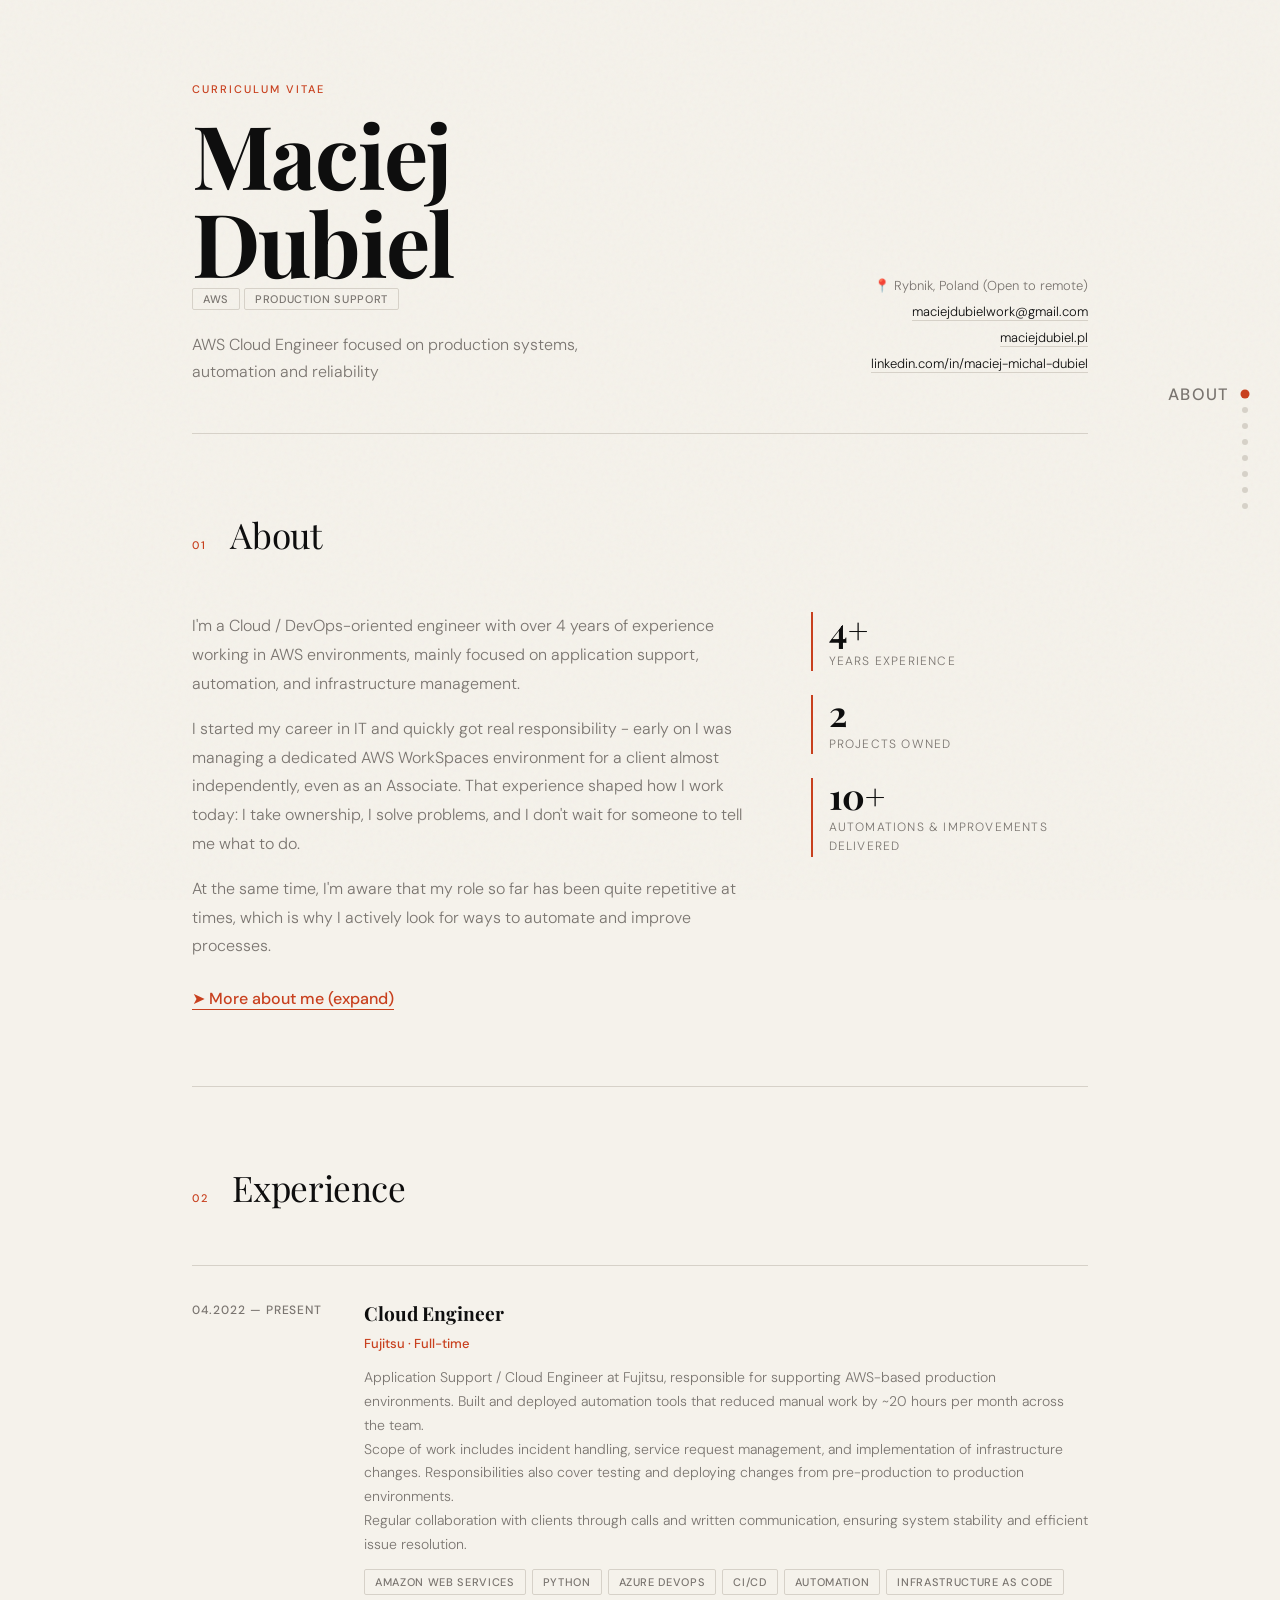
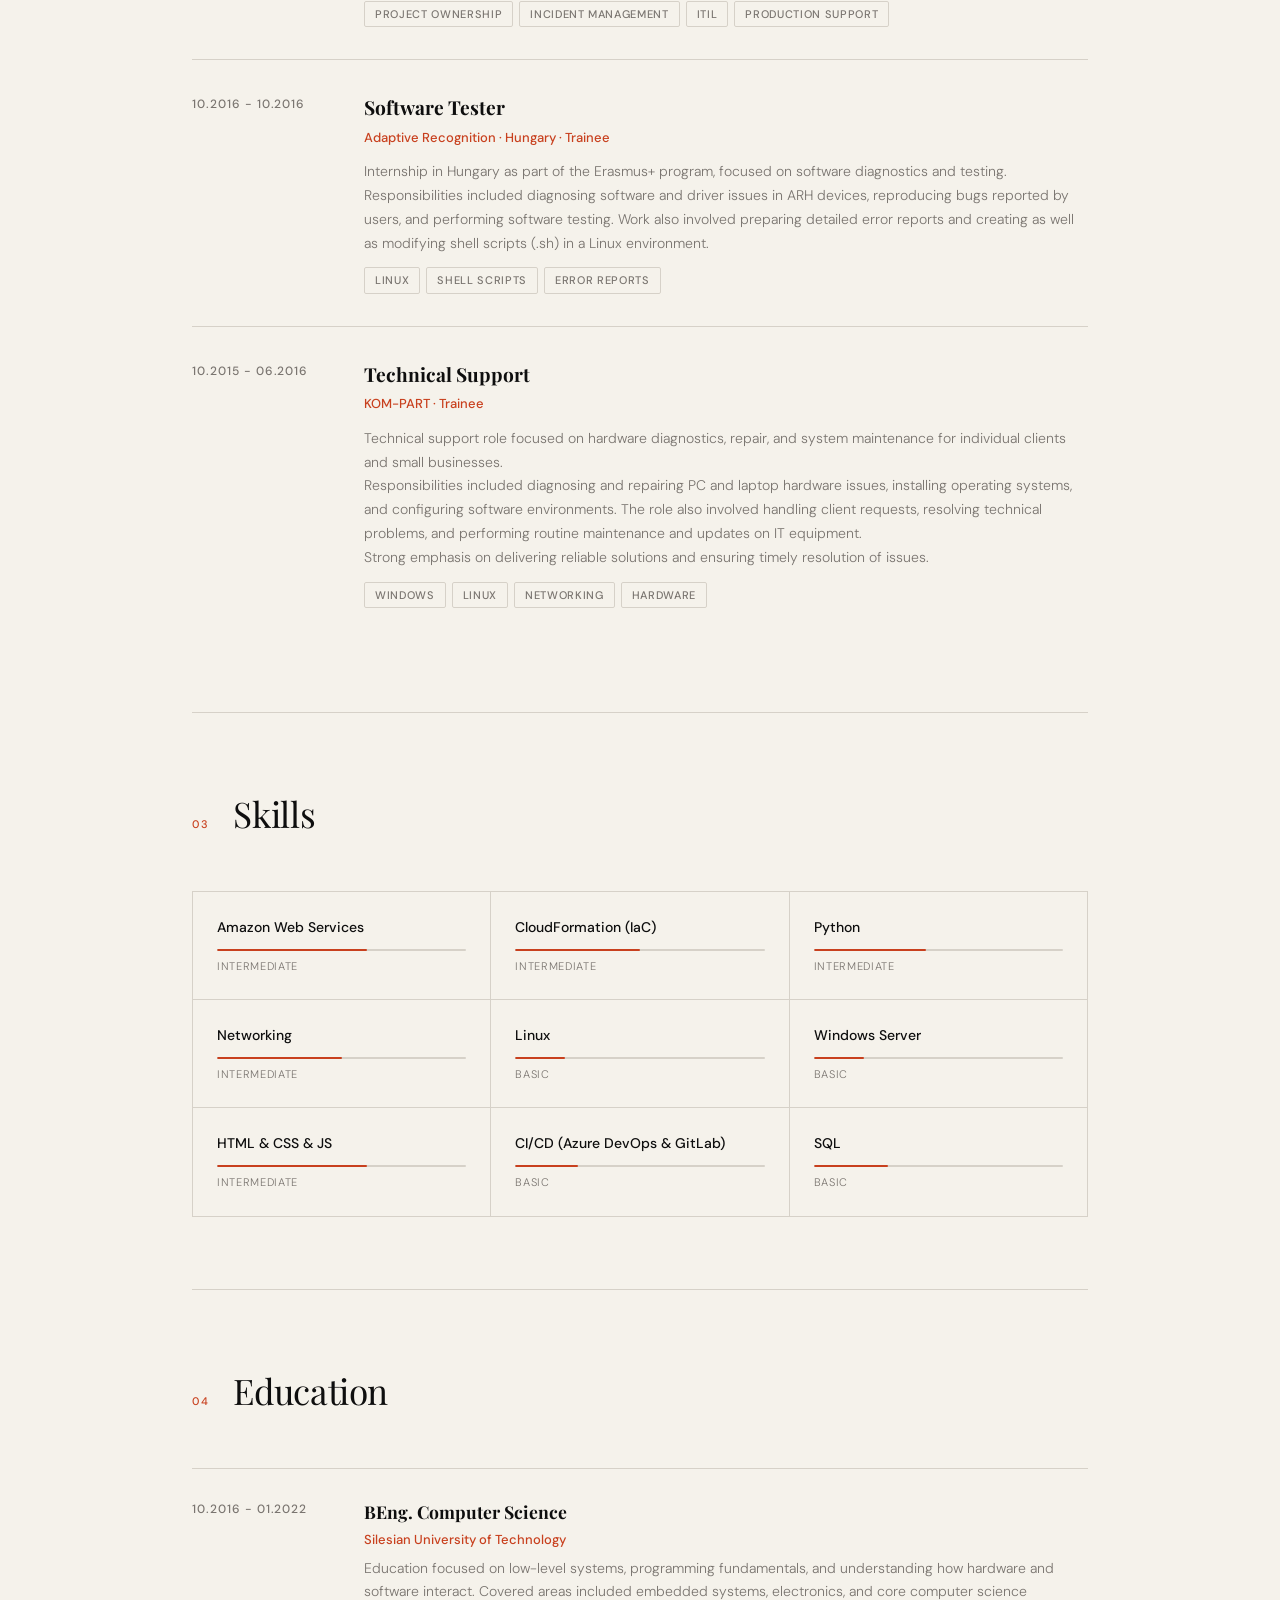
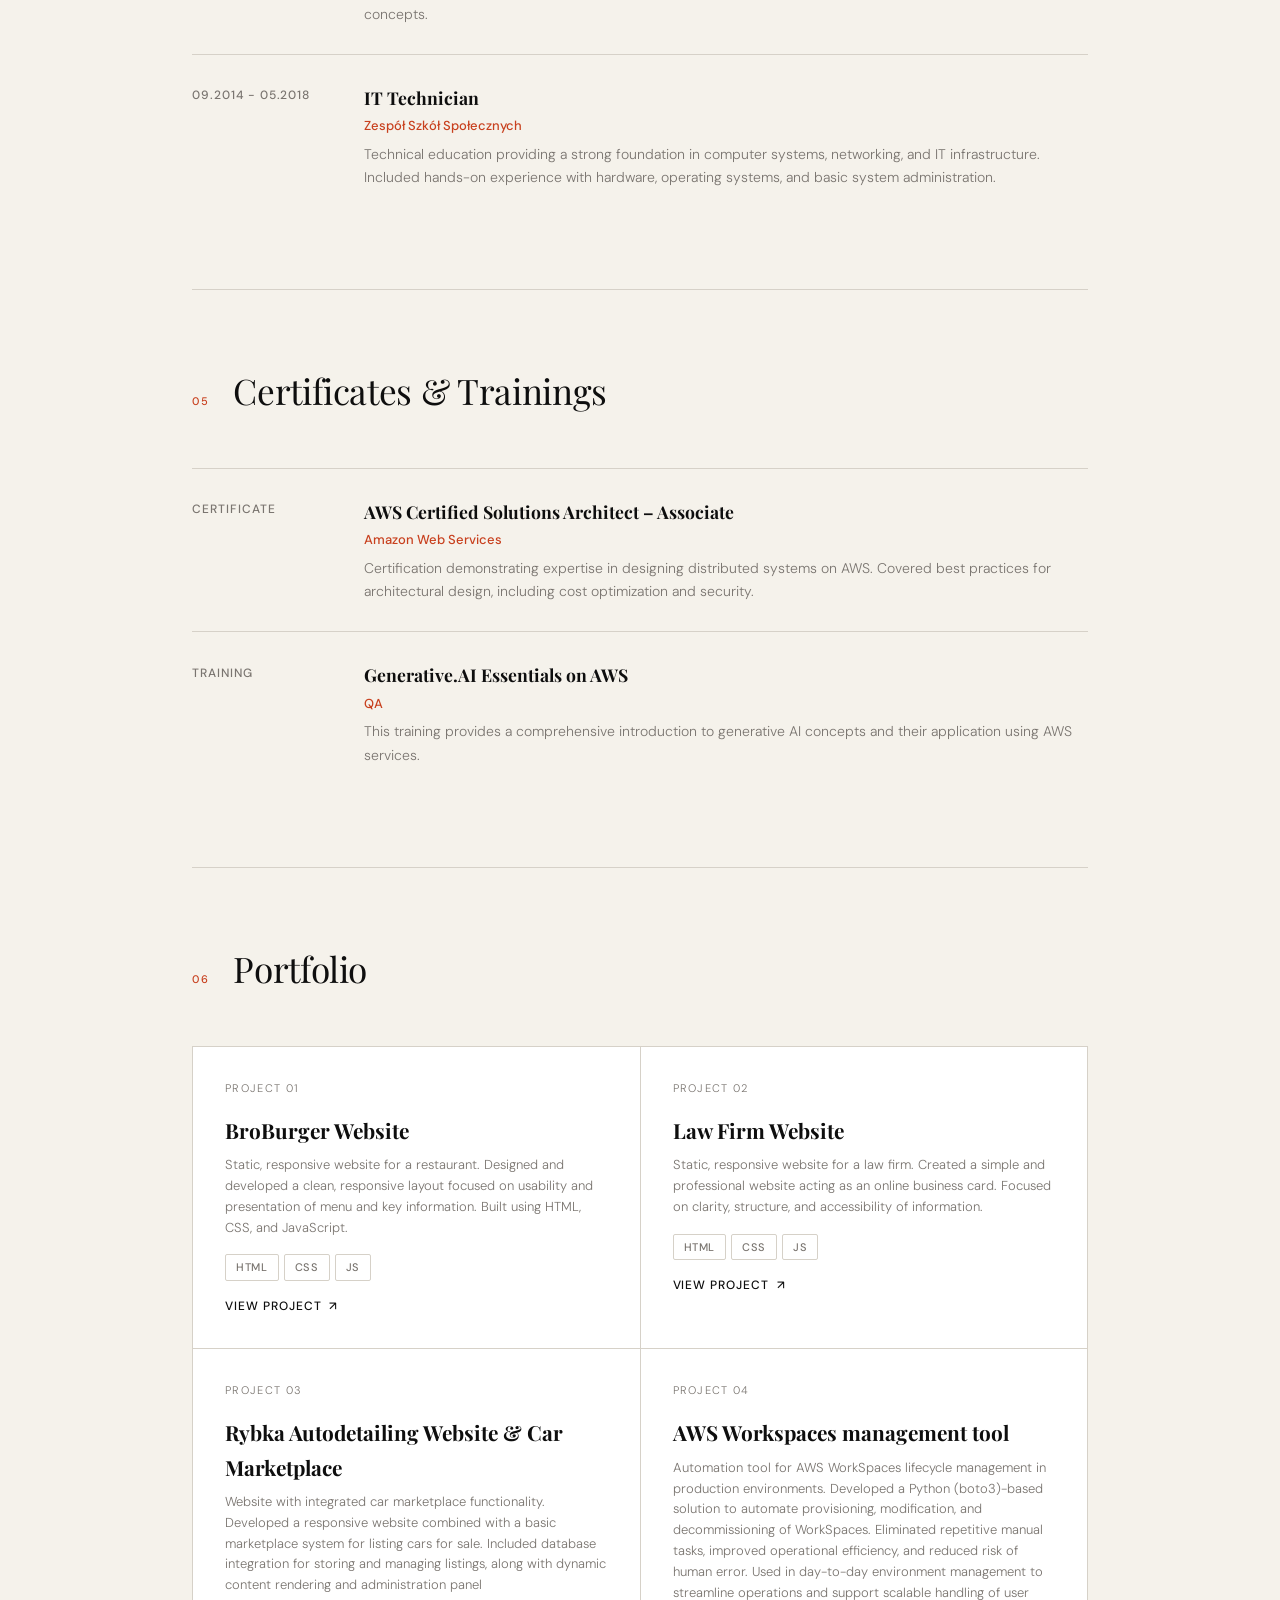
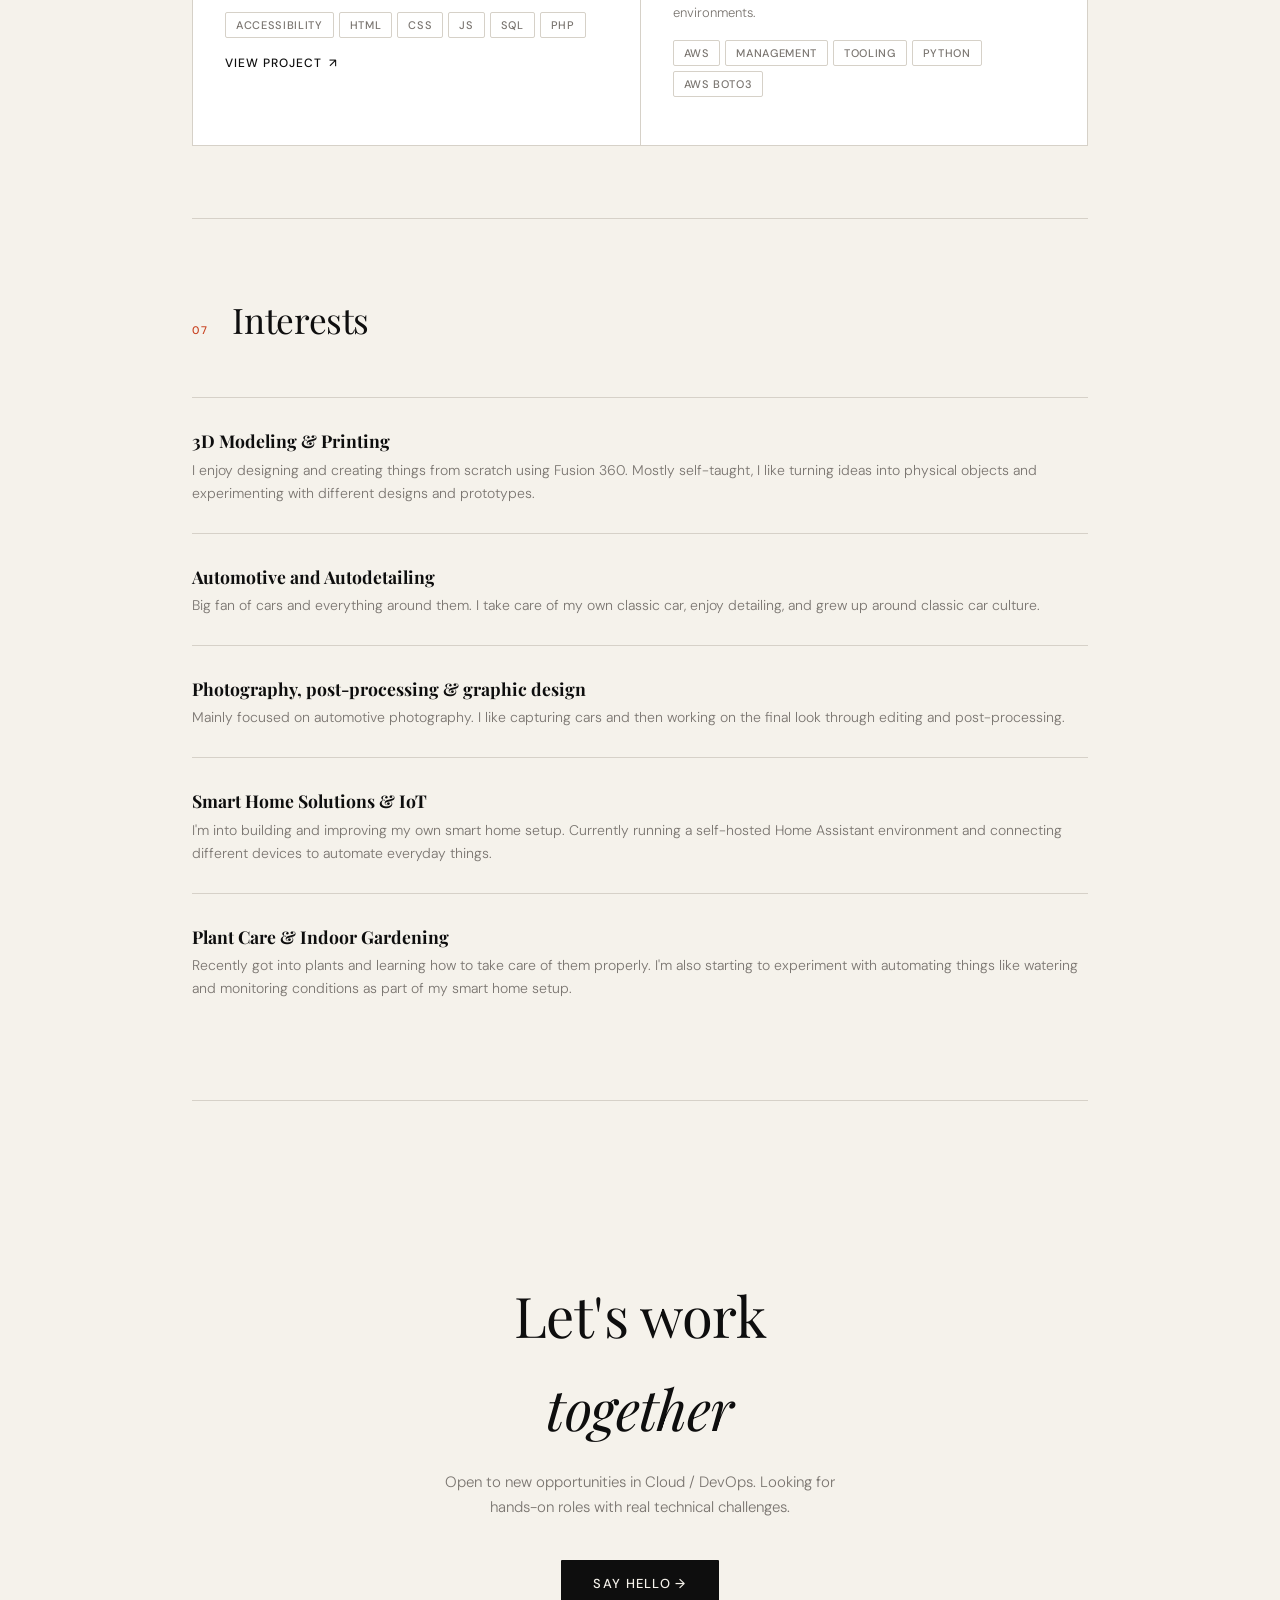
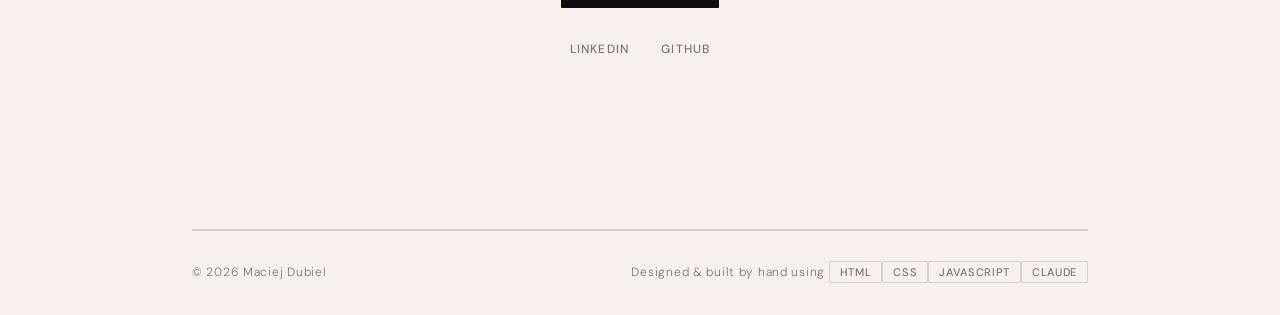
<file: index.html>
<!DOCTYPE html>
<html lang="en">
<head>
<meta charset="UTF-8">
<meta name="viewport" content="width=device-width, initial-scale=1.0">
<title>CV — Maciej Dubiel</title>
<link href="https://fonts.googleapis.com/css2?family=Playfair+Display:ital,wght@0,400;0,700;1,400&family=DM+Sans:wght@300;400;500&display=swap" rel="stylesheet">
<link rel="stylesheet" href="style.css">
<meta property="og:image" content="https://maciejdubiel.pl/ogimage.png">
<meta property="og:title" content="Maciej Dubiel – Cloud & DevOps Engineer">
<meta property="og:description" content="AWS-focused engineer working with production environments, automation and infrastructure.">
<meta property="og:url" content="https://maciejdubiel.pl">
<meta property="og:type" content="website">
<meta name="description" content="AWS Cloud Engineer with 4+ years of experience in production environments, automation and application support.">
<meta name="twitter:card" content="summary_large_image">
<meta name="twitter:title" content="Maciej Dubiel – Cloud & DevOps Engineer">
<meta name="twitter:description" content="AWS Cloud Engineer focused on production systems, automation and reliability.">
<meta name="twitter:image" content="https://maciejdubiel.pl/ogimage.png">
<link rel="canonical" href="https://maciejdubiel.pl">
<meta name="robots" content="index, follow">
<meta name="author" content="Maciej Dubiel">
<style>
  .toggle-journey { cursor: pointer; color: var(--accent); border-bottom: 1px solid var(--accent); font-weight: 500; transition: color 0.2s; }
  .toggle-journey:hover { color: var(--ink); }
  .journey-expanded { display: none; margin-top: 1.5rem; padding-top: 1.5rem; border-top: 1px solid var(--line); }
  .journey-expanded.visible { display: block; }
  .journey-expanded p { margin-bottom: 0.75rem; }
  .journey-expanded ul { margin-left: 1.5rem; color: var(--muted); }
  .journey-expanded li { margin-bottom: 0.3rem; font-size: 14px; }
</style>
</head>
<body>

<nav class="section-nav">
  <a href="#about"     data-label="About"></a>
  <a href="#experience" data-label="Experience"></a>
  <a href="#skills"    data-label="Skills"></a>
  <a href="#education" data-label="Education"></a>
  <a href="#certificates" data-label="Certificates"></a>
  <a href="#portfolio" data-label="Portfolio"></a>
  <a href="#interests"   data-label="Interests"></a>
  <a href="#contact"   data-label="Contact"></a>

</nav>

<div class="page">

  <!-- HEADER -->
  <header>
    <div class="header-left">
      <p class="name-label">Curriculum Vitae</p>
      <h1>Maciej<br>Dubiel</h1>
      <span class="tag">AWS</span>
      <span class="tag">Production Support</span>
      <p class="tagline">AWS Cloud Engineer focused on production systems, automation and reliability</p>

    </div>
    <div class="header-right">
      <div>📍 Rybnik, Poland (Open to remote)</div>
      <div><a href="mailto:maciejdubielwork@gmail.com">maciejdubielwork@gmail.com</a></div>
      <div><a href="https://maciejdubiel.pl" target="_blank">maciejdubiel.pl</a></div>
      <div><a href="https://linkedin.com/in/maciej-michal-dubiel" target="_blank">linkedin.com/in/maciej-michal-dubiel</a></div>
    </div>
  </header>

  <!-- ABOUT -->
  <section id="about">
    <div class="section-header fade-in">
      <span class="section-number">01</span>
      <h2>About</h2>
    </div>
    <div class="about-grid">
      <div class="about-text fade-in">
        <p>I'm a Cloud / DevOps-oriented engineer with over 4 years of experience working in AWS environments, mainly focused on application support, automation, and infrastructure management.</p>
        <p>I started my career in IT and quickly got real responsibility - early on I was managing a dedicated AWS WorkSpaces environment for a client almost independently, even as an Associate. That experience shaped how I work today: I take ownership, I solve problems, and I don't wait for someone to tell me what to do.</p>
        <p>At the same time, I'm aware that my role so far has been quite repetitive at times, which is why I actively look for ways to automate and improve processes.</p>

        <p style="margin-top: 1.5rem;"><span class="toggle-journey" onclick="toggleJourney()">➤ More about me (expand)</span></p>

        <div class="journey-expanded" id="journeyExpanded">
          <p><strong>Currently learning:</strong> Docker, Kubernetes, Terraform, Linux. Goal: solid Mid-level DevOps Engineer in 4 months. Plan's set, execution's next.</p>

          <p><strong>How I work:</strong> I need a real problem to solve. Give me something challenging and I'll deliver. Repetitive stuff? Not my thing. I pick things up fast, but only if it actually interests me.</p>

          <p><strong>What I actually do:</strong> Instead of doing something manually, I ask "how do we automate this?" Built a WorkSpaces tool that saved the team dozens of hours of manual work. I don't wait for instructions — I grab a task and ship it well.</p>

          <p><strong>What works:</strong></p>
          <ul>
            <li>I deliver what I commit to — reliably</li>
            <li>I learn fast (when it's worth learning)</li>
            <li>I genuinely help teammates understand code and solve problems</li>
            <li>I don't do half-measures — either do it right or don't do it</li>
            <li>I naturally think about optimization and efficiency</li>
          </ul>

          <p style="margin-top: 0.75rem;"><strong>What I'm working on:</strong></p>
          <ul>
            <li>I focus on gaps instead of recognizing what I've actually built — imposter syndrome is real</li>
            <li>I could be more proactive — sometimes I wait for tasks instead of taking them</li>
            <li>Small routine things bore me, and I've let some slip — need to be more consistent</li>
          </ul>
        </div>
      </div>
      <div class="about-stats fade-in">
        <div class="stat">
          <div class="stat-number">4+</div>
          <div class="stat-label">Years experience</div>
        </div>
        <div class="stat">
          <div class="stat-number">2</div>
          <div class="stat-label">Projects owned</div>
        </div>
        <div class="stat">
          <div class="stat-number">10+</div>
          <div class="stat-label">Automations & improvements delivered</div>
        </div>
      </div>
    </div>
  </section>

  <!-- EXPERIENCE -->
  <section id="experience">
    <div class="section-header fade-in">
      <span class="section-number">02</span>
      <h2>Experience</h2>
    </div>
    <div class="timeline">

      <div class="timeline-item">
        <div class="timeline-date">04.2022 — Present</div>
        <div class="timeline-content">
          <h3>Cloud Engineer</h3>
          <div class="company">Fujitsu · Full-time</div>
          <p>Application Support / Cloud Engineer at Fujitsu, responsible for supporting AWS-based production environments. Built and deployed automation tools that reduced manual work by ~20 hours per month across the team.</p>
          <p>Scope of work includes incident handling, service request management, and implementation of infrastructure changes. Responsibilities also cover testing and deploying changes from pre-production to production environments.</p>
          <p>Regular collaboration with clients through calls and written communication, ensuring system stability and efficient issue resolution.</p>
          <div class="tags">
            <span class="tag">Amazon Web Services</span>
            <span class="tag">Python</span>
            <span class="tag">Azure DevOps</span>
            <span class="tag">CI/CD</span>
            <span class="tag">Automation</span>
            <span class="tag">Infrastructure as Code</span>
            <span class="tag">Project Ownership</span>
            <span class="tag">Incident Management</span>
            <span class="tag">ITIL</span>
            <span class="tag">Production Support</span>
          </div>
        </div>
      </div>

      <div class="timeline-item">
        <div class="timeline-date">10.2016 - 10.2016</div>
        <div class="timeline-content">
          <h3>Software Tester</h3>
          <div class="company">Adaptive Recognition · Hungary · Trainee</div>
          <p>Internship in Hungary as part of the Erasmus+ program, focused on software diagnostics and testing.</p>
          <p>Responsibilities included diagnosing software and driver issues in ARH devices, reproducing bugs reported by users, and performing software testing. Work also involved preparing detailed error reports and creating as well as modifying shell scripts (.sh) in a Linux environment.</p>
          <div class="tags">
            <span class="tag">Linux</span>
            <span class="tag">Shell Scripts</span>
            <span class="tag">Error reports</span>
          </div>
        </div>
      </div>

      <div class="timeline-item">
        <div class="timeline-date">10.2015 - 06.2016</div>
        <div class="timeline-content">
          <h3>Technical Support</h3>
          <div class="company">KOM-PART · Trainee</div>
          <p>Technical support role focused on hardware diagnostics, repair, and system maintenance for individual clients and small businesses.</p>
          <p>Responsibilities included diagnosing and repairing PC and laptop hardware issues, installing operating systems, and configuring software environments. The role also involved handling client requests, resolving technical problems, and performing routine maintenance and updates on IT equipment.</p>
          <p>Strong emphasis on delivering reliable solutions and ensuring timely resolution of issues.</p>
          <div class="tags">
            <span class="tag">Windows</span>
            <span class="tag">Linux</span>
            <span class="tag">Networking</span>
            <span class="tag">Hardware</span>
          </div>
        </div>
      </div>

    </div>
  </section>

  <!-- SKILLS -->
  <section id="skills">
    <div class="section-header fade-in">
      <span class="section-number">03</span>
      <h2>Skills</h2>
    </div>
    <div class="skills-grid fade-in">
      <div class="skill-cell"><div class="skill-name">Amazon Web Services</div><div class="skill-bar"><div class="skill-fill" data-width="60"></div></div><div class="skill-level">Intermediate</div></div>
      <div class="skill-cell"><div class="skill-name">CloudFormation (IaC)</div><div class="skill-bar"><div class="skill-fill" data-width="50"></div></div><div class="skill-level">Intermediate</div></div>
      <div class="skill-cell"><div class="skill-name">Python</div><div class="skill-bar"><div class="skill-fill" data-width="45"></div></div><div class="skill-level">Intermediate</div></div>
      <div class="skill-cell"><div class="skill-name">Networking</div><div class="skill-bar"><div class="skill-fill" data-width="50"></div></div><div class="skill-level">Intermediate</div></div>
      <div class="skill-cell"><div class="skill-name">Linux</div><div class="skill-bar"><div class="skill-fill" data-width="20"></div></div><div class="skill-level">Basic</div></div>
      <div class="skill-cell"><div class="skill-name">Windows Server</div><div class="skill-bar"><div class="skill-fill" data-width="20"></div></div><div class="skill-level">Basic</div></div>
      <div class="skill-cell"><div class="skill-name">HTML & CSS & JS</div><div class="skill-bar"><div class="skill-fill" data-width="60"></div></div><div class="skill-level">Intermediate</div></div>
      <div class="skill-cell"><div class="skill-name">CI/CD (Azure DevOps & GitLab)</div><div class="skill-bar"><div class="skill-fill" data-width="25"></div></div><div class="skill-level">Basic</div></div>
      <div class="skill-cell"><div class="skill-name">SQL</div><div class="skill-bar"><div class="skill-fill" data-width="30"></div></div><div class="skill-level">Basic</div></div>
    </div>
  </section>

  <!-- EDUCATION -->
  <section id="education">
    <div class="section-header fade-in">
      <span class="section-number">04</span>
      <h2>Education</h2>
    </div>
    <div class="edu-list">
      <div class="edu-item fade-in">
        <div class="edu-year">10.2016 - 01.2022</div>
        <div class="edu-content">
          <h3>BEng. Computer Science</h3>
          <div class="institution">Silesian University of Technology</div>
          <p>Education focused on low-level systems, programming fundamentals, and understanding how hardware and software interact. Covered areas included embedded systems, electronics, and core computer science concepts.</p>
        </div>
      </div>
      <div class="edu-item fade-in">
        <div class="edu-year">09.2014 - 05.2018</div>
        <div class="edu-content">
          <h3>IT Technician</h3>
          <div class="institution">Zespół Szkół Społecznych</div>
          <p>Technical education providing a strong foundation in computer systems, networking, and IT infrastructure. Included hands-on experience with hardware, operating systems, and basic system administration.</p>
        </div>
      </div>
    </div>
  </section>

   <!-- Certificates -->
  <section id="certificates">
    <div class="section-header fade-in">
      <span class="section-number">05</span>
      <h2>Certificates & Trainings</h2>
    </div>
    <div class="edu-list">
      <div class="edu-item fade-in">
        <div class="edu-year">Certificate</div>
        <div class="edu-content">
          <h3>AWS Certified Solutions Architect – Associate</h3>
          <div class="institution">Amazon Web Services</div>
          <p>Certification demonstrating expertise in designing distributed systems on AWS. Covered best practices for architectural design, including cost optimization and security.</p>
        </div>
        </div>
        <div class="edu-item fade-in">
        <div class="edu-year">Training</div>
        <div class="edu-content">
          <h3>Generative.AI Essentials on AWS</h3>
          <div class="institution">QA</div>
          <p>This training provides a comprehensive introduction to generative AI concepts and their application using AWS services.</p>
        </div>
      </div>

  </section>

  <!-- PORTFOLIO -->
  <section id="portfolio">
    <div class="section-header fade-in">
      <span class="section-number">06</span>
      <h2>Portfolio</h2>
    </div>
    <div class="portfolio-grid fade-in">

      <a class="portfolio-item" href="https://pozdromaciek.github.io/Broburger_website/" target="_blank">
        <div class="proj-num">Project 01</div>
        <div class="proj-title">BroBurger Website</div>
        <div class="proj-desc">Static, responsive website for a restaurant. Designed and developed a clean, responsive layout focused on usability and presentation of menu and key information. Built using HTML, CSS, and JavaScript.</div>
        <div class="proj-tags tags"><span class="tag">HTML</span><span class="tag">CSS</span><span class="tag">JS</span></div>
        <div class="proj-link">View project <span class="proj-arrow">↗</span></div>
      </a>

      <a class="portfolio-item" href="https://www.adwokatszczepanska.pl/" target="_blank">
        <div class="proj-num">Project 02</div>
        <div class="proj-title">Law Firm Website</div>
        <div class="proj-desc">Static, responsive website for a law firm. Created a simple and professional website acting as an online business card. Focused on clarity, structure, and accessibility of information.</div>
        <div class="proj-tags tags"><span class="tag">HTML</span><span class="tag">CSS</span><span class="tag">JS</span></div>
        <div class="proj-link">View project <span class="proj-arrow">↗</span></div>
      </a>

      <a class="portfolio-item" href="https://rybkaautodetailing.pl/" target="_blank">
        <div class="proj-num">Project 03</div>
        <div class="proj-title">Rybka Autodetailing Website & Car Marketplace</div>
        <div class="proj-desc">Website with integrated car marketplace functionality. Developed a responsive website combined with a basic marketplace system for listing cars for sale. Included database integration for storing and managing listings, along with dynamic content rendering and administration panel</div>
        <div class="proj-tags tags"><span class="tag">Accessibility</span><span class="tag">HTML</span><span class="tag">CSS</span><span class="tag">JS</span><span class="tag">SQL</span><span class="tag">PHP</span></div>
        <div class="proj-link">View project <span class="proj-arrow">↗</span></div>
      </a>

      <div class="portfolio-item" href="#">
        <div class="proj-num">Project 04</div>
        <div class="proj-title">AWS Workspaces management tool</div>
        <div class="proj-desc">Automation tool for AWS WorkSpaces lifecycle management in production environments. Developed a Python (boto3)-based solution to automate provisioning, modification, and decommissioning of WorkSpaces. Eliminated repetitive manual tasks, improved operational efficiency, and reduced risk of human error. Used in day-to-day environment management to streamline operations and support scalable handling of user environments.</div>
        <div class="proj-tags tags"><span class="tag">AWS</span><span class="tag">Management</span><span class="tag">Tooling</span><span class="tag">Python</span><span class="tag">AWS Boto3</span></div>
        </div>

    </div>
  </section>
   <!-- Interests -->
  <section id="interests">
    <div class="section-header fade-in">
      <span class="section-number">07</span>
      <h2>Interests</h2>
    </div>
    <div class="edu-list">
      <div class="edu-item fade-in" style="grid-template-columns:auto">
        <div class="edu-content">
          <h3>3D Modeling & Printing</h3>
          <p>I enjoy designing and creating things from scratch using Fusion 360. Mostly self-taught, I like turning ideas into physical objects and experimenting with different designs and prototypes.</p>
        </div>
        </div>
        <div class="edu-item fade-in" style="grid-template-columns:auto">
        <div class="edu-content">
          <h3>Automotive and Autodetailing</h3>
          <p>Big fan of cars and everything around them. I take care of my own classic car, enjoy detailing, and grew up around classic car culture.</p>
        </div>
        </div>
        <div class="edu-item fade-in" style="grid-template-columns:auto">
        <div class="edu-content">
          <h3>Photography, post-processing & graphic design</h3>
          <p>Mainly focused on automotive photography. I like capturing cars and then working on the final look through editing and post-processing.</p>
        </div>
        </div>
        <div class="edu-item fade-in" style="grid-template-columns:auto">
        <div class="edu-content">
          <h3>Smart Home Solutions & IoT</h3>
          <p>I'm into building and improving my own smart home setup. Currently running a self-hosted Home Assistant environment and connecting different devices to automate everyday things.</p>
        </div>
        </div>
        <div class="edu-item fade-in" style="grid-template-columns:auto">
        <div class="edu-content">
          <h3>Plant Care & Indoor Gardening</h3>
          <p>Recently got into plants and learning how to take care of them properly. I'm also starting to experiment with automating things like watering and monitoring conditions as part of my smart home setup.</p>
        </div>
        </div>
      </div>

  </section>

  <!-- CONTACT -->
  <section id="contact">
    <div class="contact-block fade-in">
      <h2>Let's work<br><em>together</em></h2>
      <p>Open to new opportunities in Cloud / DevOps. Looking for hands-on roles with real technical challenges.</p>
      <a class="btn" href="mailto:maciejdubielwork@gmail.com">Say hello →</a>
      <div class="contact-links">
        <a href="https://www.linkedin.com/in/maciej-michal-dubiel/" target="_blank">LinkedIn</a>
        <a href="https://github.com/pozdromaciek" target="_blank">GitHub</a>
      </div>
    </div>
  </section>

  <footer>
    <span>© 2026 Maciej Dubiel</span>
    <span>Designed & built by hand using <span class="tag">HTML</span><span class="tag">CSS</span><span class="tag">JavaScript</span><span class="tag">Claude</span></span>
  </footer>

</div>

<script>
  function toggleJourney() {
    const el = document.getElementById('journeyExpanded');
    el.classList.toggle('visible');
  }

  // Intersection observer — fade in + skill bars
  const io = new IntersectionObserver((entries) => {
    entries.forEach(entry => {
      if (!entry.isIntersecting) return;
      const el = entry.target;
      el.classList.add('visible');

      // animate skill bars inside this element
      el.querySelectorAll('.skill-fill').forEach(bar => {
        bar.style.width = bar.dataset.width + '%';
      });

      io.unobserve(el);
    });
  }, { threshold: 0.12 });

  document.querySelectorAll('.fade-in, .timeline-item').forEach(el => io.observe(el));

  // Active nav dot
  const sections = document.querySelectorAll('section[id]');
  const navLinks = document.querySelectorAll('.section-nav a');

  const sectionObserver = new IntersectionObserver((entries) => {
    entries.forEach(entry => {
      if (entry.isIntersecting) {
        navLinks.forEach(a => a.classList.remove('active'));
        const active = document.querySelector(`.section-nav a[href="#${entry.target.id}"]`);
        if (active) active.classList.add('active');
      }
    });
  }, { rootMargin: '-40% 0px -40% 0px' });

  sections.forEach(s => sectionObserver.observe(s));
</script>
<script type="application/ld+json">
{
  "@context": "https://schema.org",
  "@type": "Person",
  "name": "Maciej Dubiel",
  "jobTitle": "Cloud Engineer",
  "url": "https://maciejdubiel.pl",
  "sameAs": [
    "https://linkedin.com/in/maciej-michal-dubiel",
    "https://github.com/pozdromaciek
}"
</script>
</file>
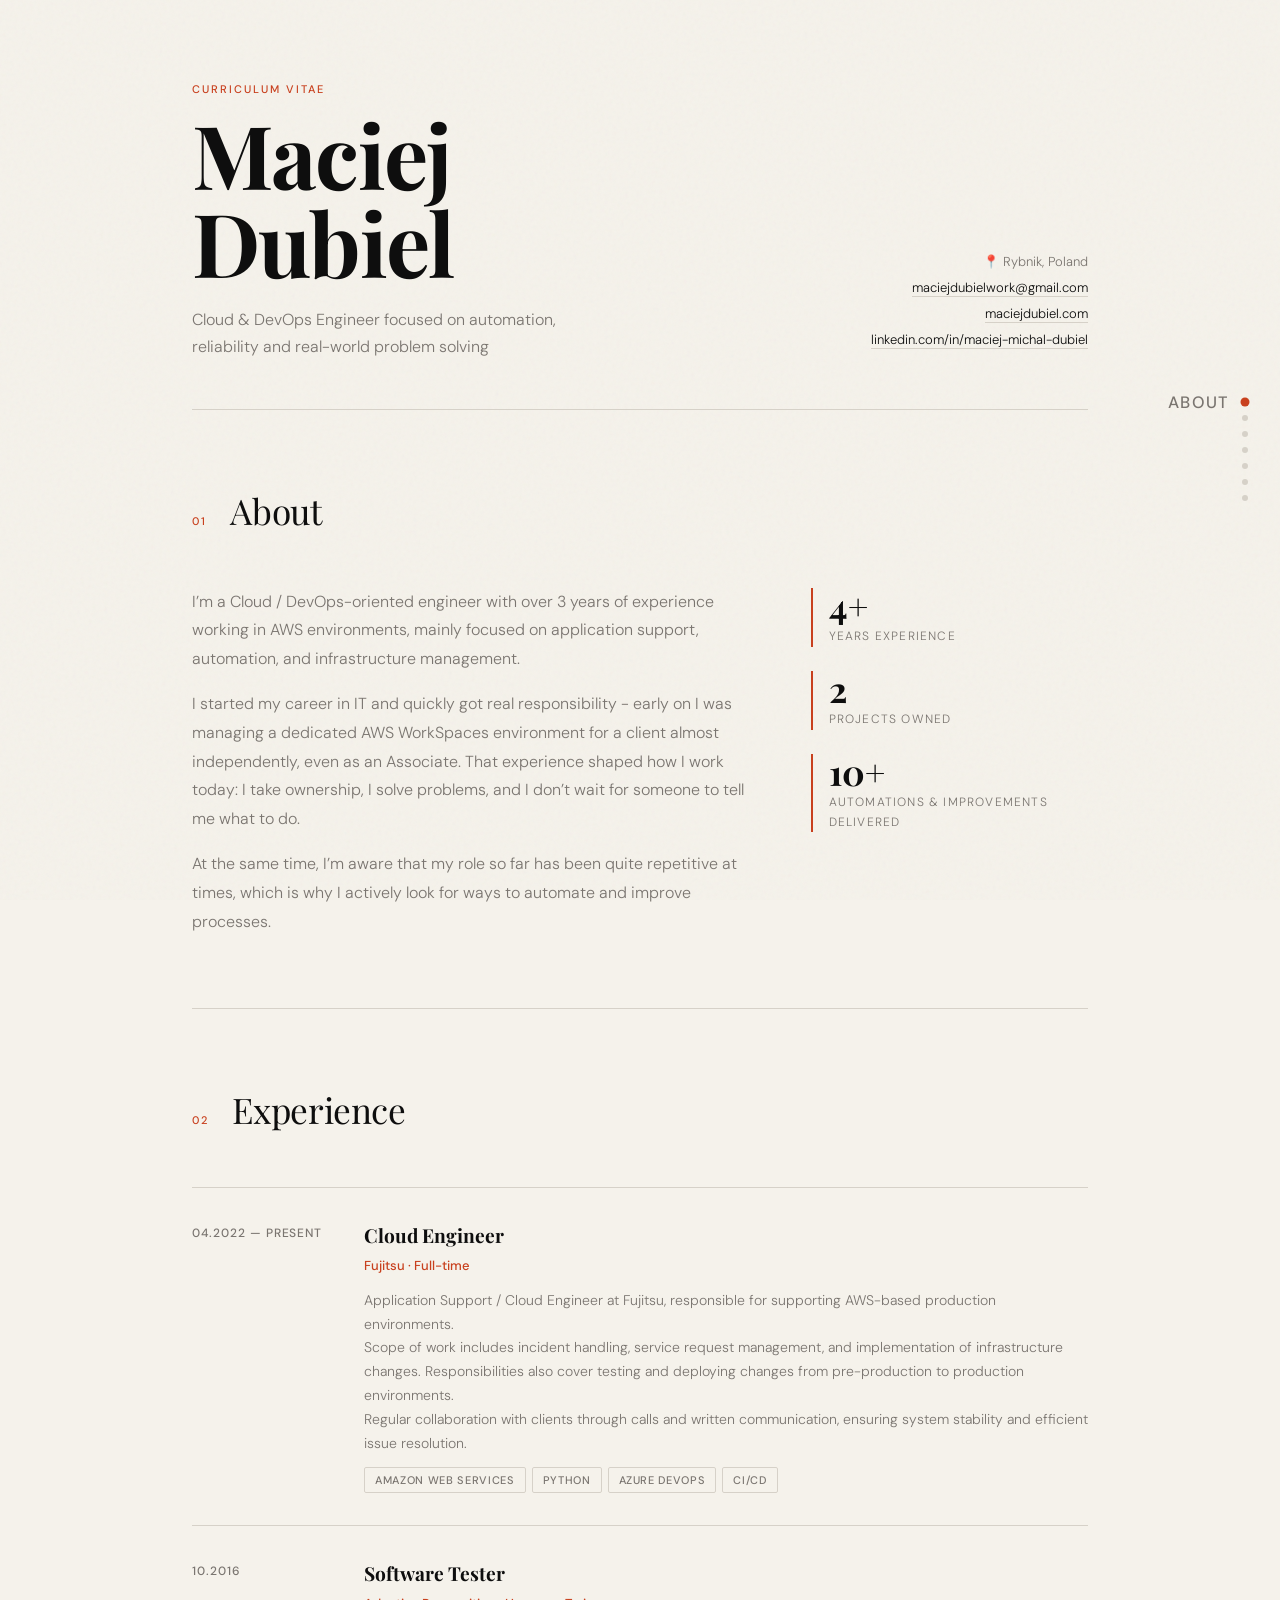
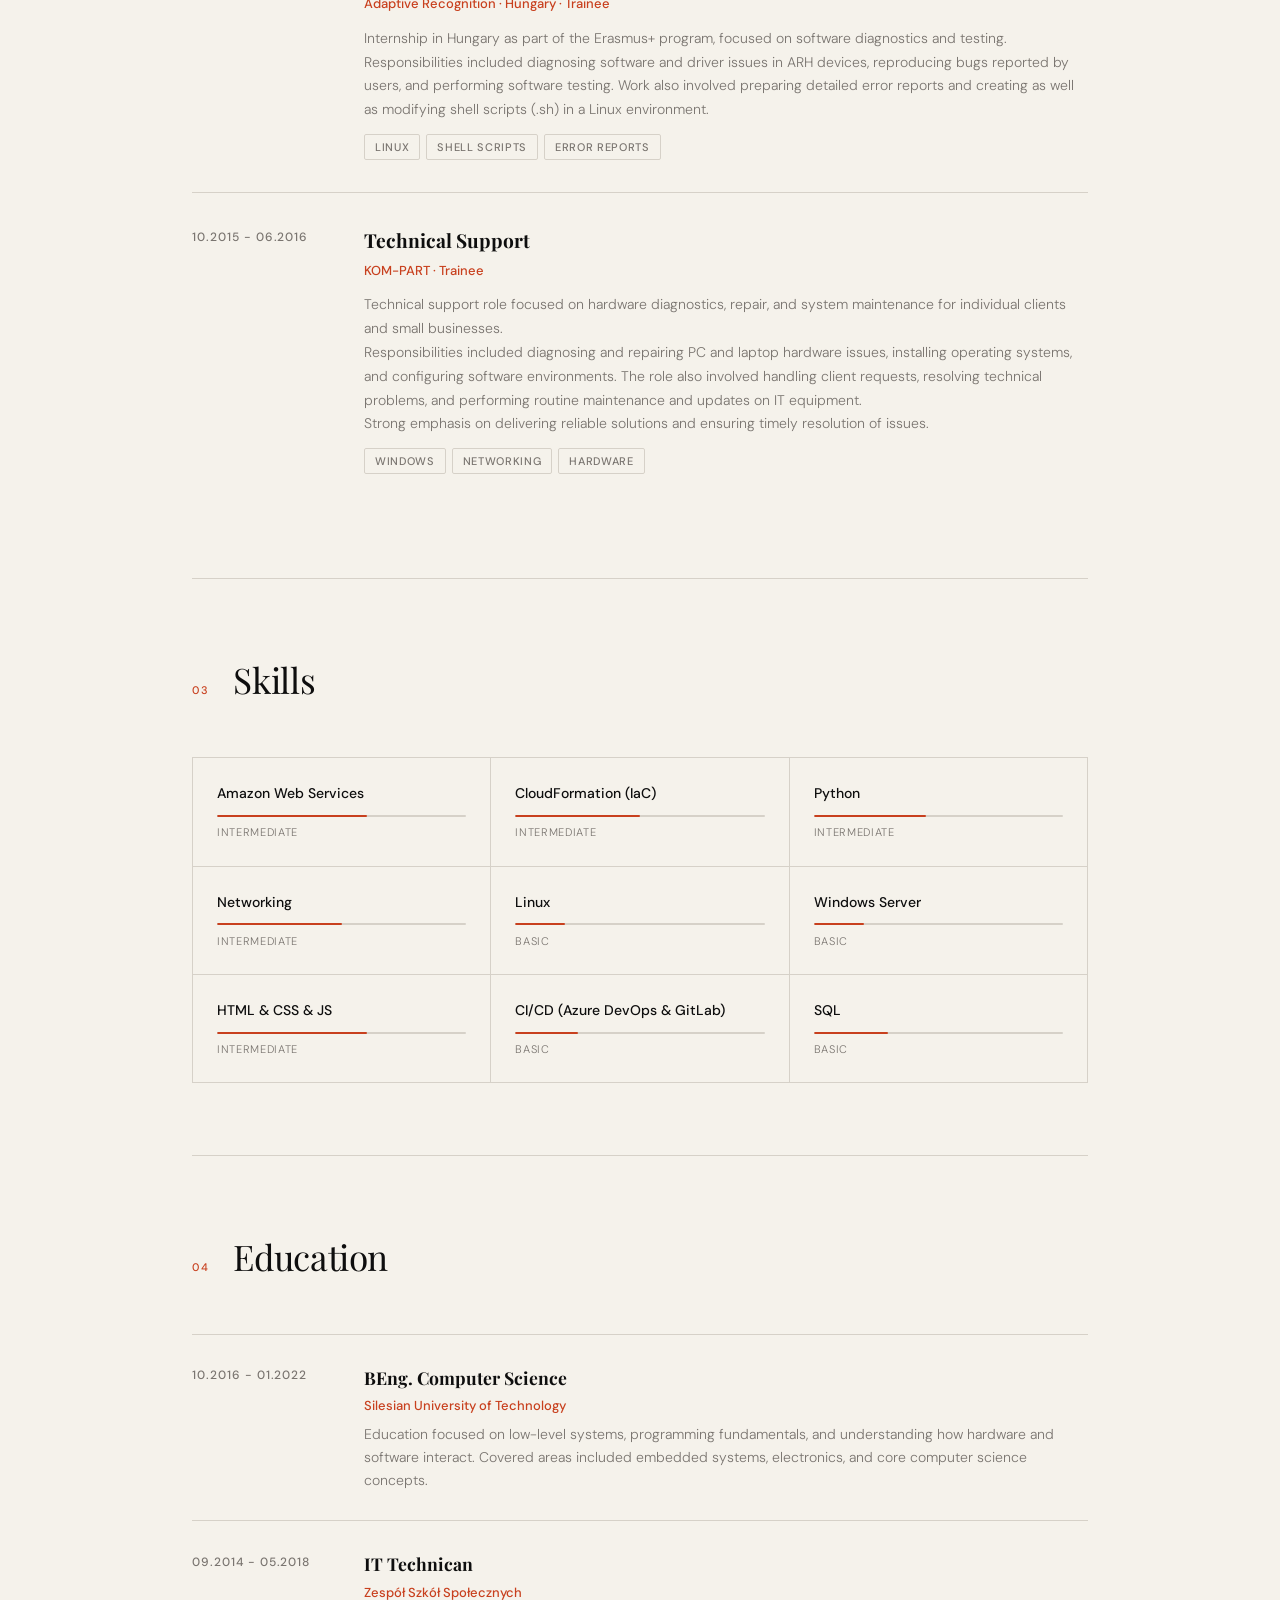
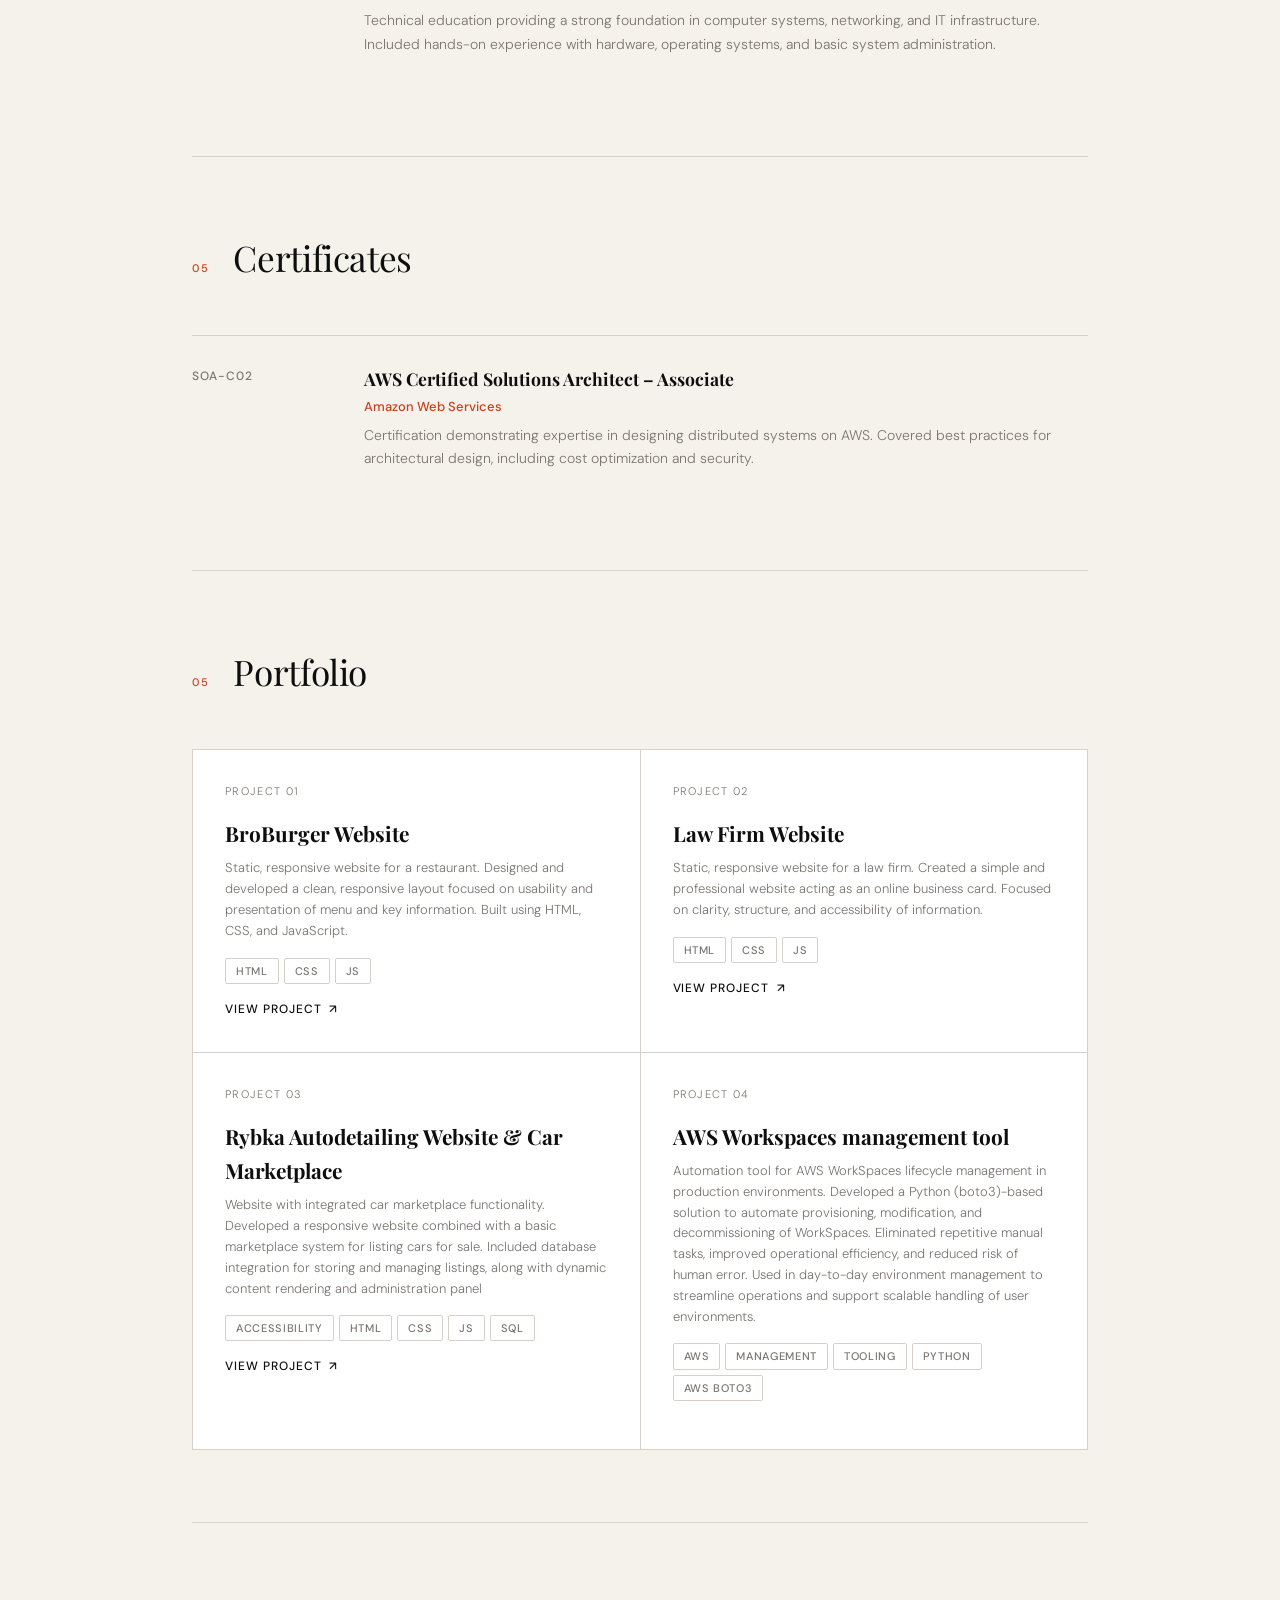
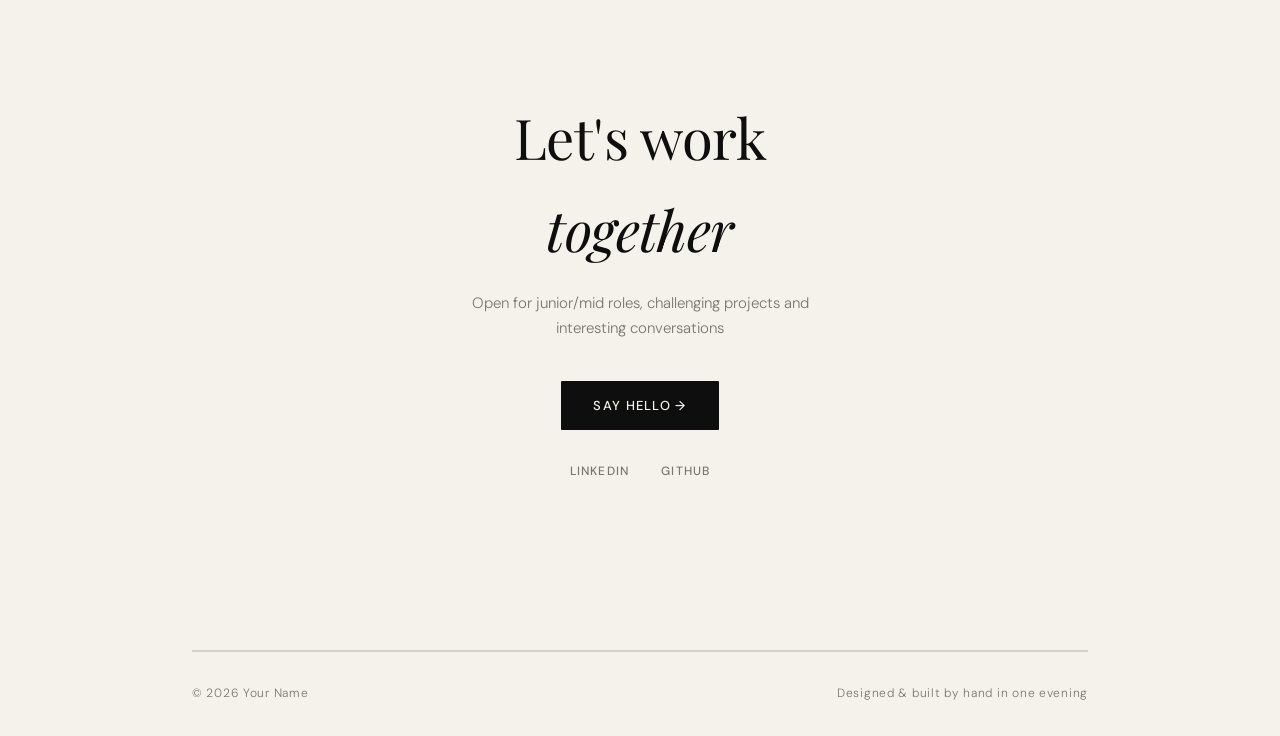
<file: cv.html>
<!DOCTYPE html>
<html lang="en">
<head>
<meta charset="UTF-8">
<meta name="viewport" content="width=device-width, initial-scale=1.0">
<title>CV — Maciej Dubiel</title>
<link href="https://fonts.googleapis.com/css2?family=Playfair+Display:ital,wght@0,400;0,700;1,400&family=DM+Sans:wght@300;400;500&display=swap" rel="stylesheet">
<link rel="stylesheet" href="style.css">
</head>
<body>

<nav class="section-nav">
  <a href="#about"     data-label="About"></a>
  <a href="#experience" data-label="Experience"></a>
  <a href="#skills"    data-label="Skills"></a>
  <a href="#education" data-label="Education"></a>
  <a href="#certificates" data-label="Certificates"></a>
  <a href="#portfolio" data-label="Portfolio"></a>
  <a href="#contact"   data-label="Contact"></a>
</nav>

<div class="page">

  <!-- HEADER -->
  <header>
    <div class="header-left">
      <p class="name-label">Curriculum Vitae</p>
      <h1>Maciej<br>Dubiel</h1>
      <p class="tagline">Cloud & DevOps Engineer focused on automation, reliability and real-world problem solving</p>
    </div>
    <div class="header-right">
      <div>📍 Rybnik, Poland</div>
      <div><a href="mailto:maciejdubielwork@gmail.com">maciejdubielwork@gmail.com</a></div>
      <div><a href="https://maciejdubiel.com" target="_blank">maciejdubiel.com</a></div>
      <div><a href="https://linkedin.com/in/maciej-michal-dubiel" target="_blank">linkedin.com/in/maciej-michal-dubiel</a></div>
    </div>
  </header>

  <!-- ABOUT -->
  <section id="about">
    <div class="section-header fade-in">
      <span class="section-number">01</span>
      <h2>About</h2>
    </div>
    <div class="about-grid">
      <div class="about-text fade-in">
        <p>I’m a Cloud / DevOps-oriented engineer with over 3 years of experience working in AWS environments, mainly focused on application support, automation, and infrastructure management.</p>
        <p>I started my career in IT and quickly got real responsibility - early on I was managing a dedicated AWS WorkSpaces environment for a client almost independently, even as an Associate. That experience shaped how I work today: I take ownership, I solve problems, and I don’t wait for someone to tell me what to do.</p>
        <p>At the same time, I’m aware that my role so far has been quite repetitive at times, which is why I actively look for ways to automate and improve processes.</p>
      </div>
      <div class="about-stats fade-in">
        <div class="stat">
          <div class="stat-number">4+</div>
          <div class="stat-label">Years experience</div>
        </div>
        <div class="stat">
          <div class="stat-number">2</div>
          <div class="stat-label">Projects owned</div>
        </div>
        <div class="stat">
          <div class="stat-number">10+</div>
          <div class="stat-label">Automations & improvements delivered</div>
        </div>
      </div>
    </div>
  </section>

  <!-- EXPERIENCE -->
  <section id="experience">
    <div class="section-header fade-in">
      <span class="section-number">02</span>
      <h2>Experience</h2>
    </div>
    <div class="timeline">

      <div class="timeline-item">
        <div class="timeline-date">04.2022 — Present</div>
        <div class="timeline-content">
          <h3>Cloud Engineer</h3>
          <div class="company">Fujitsu · Full-time</div>
          <p>Application Support / Cloud Engineer at Fujitsu, responsible for supporting AWS-based production environments.</p>
          <p>Scope of work includes incident handling, service request management, and implementation of infrastructure changes. Responsibilities also cover testing and deploying changes from pre-production to production environments.</p>
          <p>Regular collaboration with clients through calls and written communication, ensuring system stability and efficient issue resolution.</p>
          <div class="tags">
            <span class="tag">Amazon Web Services</span>
            <span class="tag">Python</span>
            <span class="tag">Azure DevOps</span>
            <span class="tag">CI/CD</span>
          </div>
        </div>
      </div>

      <div class="timeline-item">
        <div class="timeline-date">10.2016</div>
        <div class="timeline-content">
          <h3>Software Tester</h3>
          <div class="company">Adaptive Recognition · Hungary · Trainee</div>
          <p>Internship in Hungary as part of the Erasmus+ program, focused on software diagnostics and testing.</p>
          <p>Responsibilities included diagnosing software and driver issues in ARH devices, reproducing bugs reported by users, and performing software testing. Work also involved preparing detailed error reports and creating as well as modifying shell scripts (.sh) in a Linux environment.</p>
          <div class="tags">
            <span class="tag">Linux</span>
            <span class="tag">Shell Scripts</span>
            <span class="tag">Error reports</span>
          </div>
        </div>
      </div>

      <div class="timeline-item">
        <div class="timeline-date">10.2015 - 06.2016</div>
        <div class="timeline-content">
          <h3>Technical Support</h3>
          <div class="company">KOM-PART · Trainee</div>
          <p>Technical support role focused on hardware diagnostics, repair, and system maintenance for individual clients and small businesses.</p>
          <p>Responsibilities included diagnosing and repairing PC and laptop hardware issues, installing operating systems, and configuring software environments. The role also involved handling client requests, resolving technical problems, and performing routine maintenance and updates on IT equipment.</p>
          <p>Strong emphasis on delivering reliable solutions and ensuring timely resolution of issues.</p>
          <div class="tags">
            <span class="tag">Windows</span>
            <span class="tag">Networking</span>
            <span class="tag">Hardware</span>
          </div>
        </div>
      </div>

    </div>
  </section>

  <!-- SKILLS -->
  <section id="skills">
    <div class="section-header fade-in">
      <span class="section-number">03</span>
      <h2>Skills</h2>
    </div>
    <div class="skills-grid fade-in">
      <div class="skill-cell"><div class="skill-name">Amazon Web Services</div><div class="skill-bar"><div class="skill-fill" data-width="60"></div></div><div class="skill-level">Intermediate</div></div>
      <div class="skill-cell"><div class="skill-name">CloudFormation (IaC)</div><div class="skill-bar"><div class="skill-fill" data-width="50"></div></div><div class="skill-level">Intermediate</div></div>
      <div class="skill-cell"><div class="skill-name">Python</div><div class="skill-bar"><div class="skill-fill" data-width="45"></div></div><div class="skill-level">Intermediate</div></div>
      <div class="skill-cell"><div class="skill-name">Networking</div><div class="skill-bar"><div class="skill-fill" data-width="50"></div></div><div class="skill-level">Intermediate</div></div>
      <div class="skill-cell"><div class="skill-name">Linux</div><div class="skill-bar"><div class="skill-fill" data-width="20"></div></div><div class="skill-level">Basic</div></div>
      <div class="skill-cell"><div class="skill-name">Windows Server</div><div class="skill-bar"><div class="skill-fill" data-width="20"></div></div><div class="skill-level">Basic</div></div>
      <div class="skill-cell"><div class="skill-name">HTML & CSS & JS</div><div class="skill-bar"><div class="skill-fill" data-width="60"></div></div><div class="skill-level">Intermediate</div></div>
      <div class="skill-cell"><div class="skill-name">CI/CD (Azure DevOps & GitLab)</div><div class="skill-bar"><div class="skill-fill" data-width="25"></div></div><div class="skill-level">Basic</div></div>
      <div class="skill-cell"><div class="skill-name">SQL</div><div class="skill-bar"><div class="skill-fill" data-width="30"></div></div><div class="skill-level">Basic</div></div>
    </div>
  </section>

  <!-- EDUCATION -->
  <section id="education">
    <div class="section-header fade-in">
      <span class="section-number">04</span>
      <h2>Education</h2>
    </div>
    <div class="edu-list">
      <div class="edu-item fade-in">
        <div class="edu-year">10.2016 - 01.2022</div>
        <div class="edu-content">
          <h3>BEng. Computer Science</h3>
          <div class="institution">Silesian University of Technology</div>
          <p>Education focused on low-level systems, programming fundamentals, and understanding how hardware and software interact. Covered areas included embedded systems, electronics, and core computer science concepts.</p>
        </div>
      </div>
      <div class="edu-item fade-in">
        <div class="edu-year">09.2014 - 05.2018</div>
        <div class="edu-content">
          <h3>IT Technican</h3>
          <div class="institution">Zespół Szkół Społecznych</div>
          <p>Technical education providing a strong foundation in computer systems, networking, and IT infrastructure. Included hands-on experience with hardware, operating systems, and basic system administration.</p>
        </div>
      </div>
    </div>
  </section>

   <!-- Certificates -->
  <section id="certificates">
    <div class="section-header fade-in">
      <span class="section-number">05</span>
      <h2>Certificates</h2>
    </div>
    <div class="edu-list">
      <div class="edu-item fade-in">
        <div class="edu-year">SOA-C02</div>
        <div class="edu-content">
          <h3>AWS Certified Solutions Architect – Associate</h3>
          <div class="institution">Amazon Web Services</div>
          <p>Certification demonstrating expertise in designing distributed systems on AWS. Covered best practices for architectural design, including cost optimization and security.</p>
        </div>
      </div>

  </section>

  <!-- PORTFOLIO -->
  <section id="portfolio">
    <div class="section-header fade-in">
      <span class="section-number">05</span>
      <h2>Portfolio</h2>
    </div>
    <div class="portfolio-grid fade-in">

      <a class="portfolio-item" href="https://pozdromaciek.github.io/Broburger_website/" target="_blank">
        <div class="proj-num">Project 01</div>
        <div class="proj-title">BroBurger Website</div>
        <div class="proj-desc">Static, responsive website for a restaurant.
        Designed and developed a clean, responsive layout focused on usability and presentation of menu and key information. Built using HTML, CSS, and JavaScript.</div>
        <div class="proj-tags tags"><span class="tag">HTML</span><span class="tag">CSS</span><span class="tag">JS</span></div>
        <div class="proj-link">View project <span class="proj-arrow">↗</span></div>
      </a>

      <a class="portfolio-item" href="https://www.adwokatszczepanska.pl/" target="_blank">
        <div class="proj-num">Project 02</div>
        <div class="proj-title">Law Firm Website</div>
        <div class="proj-desc">Static, responsive website for a law firm.
        Created a simple and professional website acting as an online business card. Focused on clarity, structure, and accessibility of information.</div>
        <div class="proj-tags tags"><span class="tag">HTML</span><span class="tag">CSS</span><span class="tag">JS</span></div>
        <div class="proj-link">View project <span class="proj-arrow">↗</span></div>
      </a>

      <a class="portfolio-item" href="https://rybkaautodetailing.pl/" target="_blank">
        <div class="proj-num">Project 03</div>
        <div class="proj-title">Rybka Autodetailing Website & Car Marketplace</div>
        <div class="proj-desc">Website with integrated car marketplace functionality.
        Developed a responsive website combined with a basic marketplace system for listing cars for sale. Included database integration for storing and managing listings, along with dynamic content rendering and administration panel</div>
        <div class="proj-tags tags"><span class="tag">Accessibility</span><span class="tag">HTML</span><span class="tag">CSS</span><span class="tag">JS</span><span class="tag">SQL</span></div>
        <div class="proj-link">View project <span class="proj-arrow">↗</span></div>
      </a>

      <a class="portfolio-item" href="#" target="_blank">
        <div class="proj-num">Project 04</div>
        <div class="proj-title">AWS Workspaces management tool</div>
        <div class="proj-desc">Automation tool for AWS WorkSpaces lifecycle management in production environments.
        Developed a Python (boto3)-based solution to automate provisioning, modification, and decommissioning of WorkSpaces. Eliminated repetitive manual tasks, improved operational efficiency, and reduced risk of human error.
        Used in day-to-day environment management to streamline operations and support scalable handling of user environments.</div>
        <div class="proj-tags tags"><span class="tag">AWS</span><span class="tag">Management</span><span class="tag">Tooling</span><span class="tag">Python</span><span class="tag">AWS Boto3</span></div>
      </a>

    </div>
  </section>

  <!-- CONTACT -->
  <section id="contact">
    <div class="contact-block fade-in">
      <h2>Let's work<br><em>together</em></h2>
      <p>Open for junior/mid roles, challenging projects and interesting conversations</p>
      <a class="btn" href="mailto:maciejdubielwork@gmail.com">Say hello →</a>
      <div class="contact-links">
        <a href="https://www.linkedin.com/in/maciej-michal-dubiel/" target="_blank">LinkedIn</a>
        <a href="https://github.com/pozdromaciek" target="_blank">GitHub</a>
      </div>
    </div>
  </section>

  <footer>
    <span>© 2026 Your Name</span>
    <span>Designed & built by hand in one evening</span>
  </footer>

</div>

<script>
  // Intersection observer — fade in + skill bars
  const io = new IntersectionObserver((entries) => {
    entries.forEach(entry => {
      if (!entry.isIntersecting) return;
      const el = entry.target;
      el.classList.add('visible');

      // animate skill bars inside this element
      el.querySelectorAll('.skill-fill').forEach(bar => {
        bar.style.width = bar.dataset.width + '%';
      });

      io.unobserve(el);
    });
  }, { threshold: 0.12 });

  document.querySelectorAll('.fade-in, .timeline-item').forEach(el => io.observe(el));

  // Active nav dot
  const sections = document.querySelectorAll('section[id]');
  const navLinks = document.querySelectorAll('.section-nav a');

  const sectionObserver = new IntersectionObserver((entries) => {
    entries.forEach(entry => {
      if (entry.isIntersecting) {
        navLinks.forEach(a => a.classList.remove('active'));
        const active = document.querySelector(`.section-nav a[href="#${entry.target.id}"]`);
        if (active) active.classList.add('active');
      }
    });
  }, { rootMargin: '-40% 0px -40% 0px' });

  sections.forEach(s => sectionObserver.observe(s));
</script>
</body>
</html>
</file>
<file: style.css>
*, *::before, *::after { box-sizing: border-box; margin: 0; padding: 0; }

  :root {
    --ink: #0e0e0e;
    --paper: #f5f2eb;
    --accent: #c8401e;
    --muted: #7a7570;
    --line: #d6d1c8;
    --card: #ffffff;
    --ff-display: 'Playfair Display', Georgia, serif;
    --ff-body: 'DM Sans', system-ui, sans-serif;
  }

  html { scroll-behavior: smooth; }

  body {
    background: var(--paper);
    color: var(--ink);
    font-family: var(--ff-body);
    font-weight: 300;
    line-height: 1.65;
    font-size: 15px;
    overflow-x: hidden;
  }

  /* ── NOISE TEXTURE ── */
  body::before {
    content: '';
    position: fixed;
    inset: 0;
    background-image: url("data:image/svg+xml,%3Csvg viewBox='0 0 256 256' xmlns='http://www.w3.org/2000/svg'%3E%3Cfilter id='n'%3E%3CfeTurbulence type='fractalNoise' baseFrequency='0.9' numOctaves='4' stitchTiles='stitch'/%3E%3C/filter%3E%3Crect width='100%25' height='100%25' filter='url(%23n)' opacity='0.04'/%3E%3C/svg%3E");
    pointer-events: none;
    z-index: 0;
  }

  /* ── LAYOUT ── */
  .page { position: relative; z-index: 1; max-width: 960px; margin: 0 auto; padding: 0 2rem; }

  /* ── HEADER ── */
  header {
    padding: 5rem 0 3rem;
    border-bottom: 1px solid var(--line);
    display: grid;
    grid-template-columns: 1fr auto;
    gap: 2rem;
    align-items: end;
  }

  .header-left {}

  .name-label {
    font-family: var(--ff-body);
    font-size: 11px;
    font-weight: 500;
    letter-spacing: 0.18em;
    text-transform: uppercase;
    color: var(--accent);
    margin-bottom: 0.75rem;
  }

  h1 {
    font-family: var(--ff-display);
    font-size: clamp(3rem, 8vw, 5.5rem);
    font-weight: 700;
    line-height: 1.0;
    letter-spacing: -0.02em;
    color: var(--ink);
  }

  h1 em {
    font-style: italic;
    font-weight: 400;
    color: var(--accent);
  }

  .tagline {
    margin-top: 1.25rem;
    font-size: 1rem;
    color: var(--muted);
    max-width: 38ch;
    line-height: 1.7;
  }

  .header-right {
    text-align: right;
    font-size: 13px;
    color: var(--muted);
    line-height: 2;
    padding-bottom: 0.5rem;
  }

  .header-right a {
    color: var(--ink);
    text-decoration: none;
    border-bottom: 1px solid var(--line);
    transition: border-color 0.2s, color 0.2s;
  }
  .header-right a:hover { color: var(--accent); border-color: var(--accent); }

  /* ── NAV DOTS ── */
  .section-nav {
    position: fixed;
    right: 2rem;
    top: 50%;
    transform: translateY(-50%);
    display: flex;
    flex-direction: column;
    gap: 10px;
    z-index: 100;
  }

  .section-nav a {
    display: block;
    width: 6px;
    height: 6px;
    border-radius: 50%;
    background: var(--line);
    transition: background 0.3s, transform 0.3s;
    position: relative;
  }

  .section-nav a::after {
    content: attr(data-label);
    position: absolute;
    right: 14px;
    top: 50%;
    transform: translateY(-50%);
    font-size: 11px;
    font-weight: 500;
    letter-spacing: 0.1em;
    text-transform: uppercase;
    color: var(--muted);
    white-space: nowrap;
    opacity: 0;
    transition: opacity 0.2s;
    pointer-events: none;
  }

  .section-nav a:hover::after,
  .section-nav a.active::after { opacity: 1; }

  .section-nav a.active,
  .section-nav a:hover {
    background: var(--accent);
    transform: scale(1.5);
  }

  /* ── SECTIONS ── */
  section { padding: 4.5rem 0; border-bottom: 1px solid var(--line); }
  section:last-child { border-bottom: none; }

  .section-header {
    display: flex;
    align-items: baseline;
    gap: 1.5rem;
    margin-bottom: 3rem;
  }

  .section-number {
    font-size: 11px;
    font-weight: 500;
    letter-spacing: 0.15em;
    text-transform: uppercase;
    color: var(--accent);
    min-width: 2ch;
  }

  h2 {
    font-family: var(--ff-display);
    font-size: clamp(1.6rem, 3vw, 2.2rem);
    font-weight: 400;
    letter-spacing: -0.01em;
  }

  /* ── ABOUT ── */
  .about-grid { display: grid; grid-template-columns: 2fr 1fr; gap: 4rem; align-items: start; }

  .about-text p { color: var(--muted); font-size: 1rem; line-height: 1.8; }
  .about-text p + p { margin-top: 1rem; }

  .about-stats { display: flex; flex-direction: column; gap: 1.5rem; }

  .stat { border-left: 2px solid var(--accent); padding-left: 1rem; }
  .stat-number { font-family: var(--ff-display); font-size: 2.2rem; font-weight: 700; line-height: 1; }
  .stat-label { font-size: 12px; text-transform: uppercase; letter-spacing: 0.1em; color: var(--muted); margin-top: 0.25rem; }

  /* ── EXPERIENCE ── */
  .timeline { display: flex; flex-direction: column; gap: 0; }

  .timeline-item {
    display: grid;
    grid-template-columns: 140px 1fr;
    gap: 2rem;
    padding: 2rem 0;
    border-top: 1px solid var(--line);
    position: relative;
    opacity: 0;
    transform: translateY(20px);
    transition: opacity 0.5s ease, transform 0.5s ease;
  }

  .timeline-item.visible { opacity: 1; transform: translateY(0); }

  .timeline-date {
    font-size: 12px;
    font-weight: 500;
    letter-spacing: 0.08em;
    color: var(--muted);
    text-transform: uppercase;
    padding-top: 0.2rem;
  }

  .timeline-content h3 {
    font-family: var(--ff-display);
    font-size: 1.2rem;
    font-weight: 700;
    margin-bottom: 0.2rem;
  }

  .timeline-content .company {
    font-size: 13px;
    color: var(--accent);
    font-weight: 500;
    margin-bottom: 0.75rem;
  }

  .timeline-content p { color: var(--muted); font-size: 14px; line-height: 1.7; }

  .tags { display: flex; flex-wrap: wrap; gap: 6px; margin-top: 0.75rem; }
  .tag {
    font-size: 11px;
    font-weight: 500;
    letter-spacing: 0.06em;
    text-transform: uppercase;
    padding: 3px 10px;
    border: 1px solid var(--line);
    border-radius: 2px;
    color: var(--muted);
  }

  /* ── SKILLS ── */
  .skills-grid { display: grid; grid-template-columns: repeat(3, 1fr); gap: 1px; background: var(--line); border: 1px solid var(--line); }

  .skill-cell {
    background: var(--paper);
    padding: 1.5rem;
    transition: background 0.2s;
    cursor: default;
  }

  .skill-cell:hover { background: var(--card); }

  .skill-name {
    font-size: 14px;
    font-weight: 500;
    margin-bottom: 0.6rem;
  }

  .skill-bar {
    height: 2px;
    background: var(--line);
    border-radius: 1px;
    overflow: hidden;
  }

  .skill-fill {
    height: 100%;
    background: var(--accent);
    border-radius: 1px;
    width: 0%;
    transition: width 1s cubic-bezier(0.4, 0, 0.2, 1);
  }

  .skill-level { font-size: 11px; color: var(--muted); margin-top: 0.4rem; letter-spacing: 0.06em; text-transform: uppercase; }

  /* ── EDUCATION ── */
  .edu-list { display: flex; flex-direction: column; gap: 0; }

  .edu-item {
    display: grid;
    grid-template-columns: 140px 1fr;
    gap: 2rem;
    padding: 1.75rem 0;
    border-top: 1px solid var(--line);
  }

  .edu-year { font-size: 12px; color: var(--muted); font-weight: 500; letter-spacing: 0.08em; text-transform: uppercase; padding-top: 0.2rem; }

  .edu-content h3 { font-family: var(--ff-display); font-size: 1.1rem; font-weight: 700; margin-bottom: 0.2rem; }
  .edu-content .institution { font-size: 13px; color: var(--accent); font-weight: 500; margin-bottom: 0.4rem; }
  .edu-content p { font-size: 14px; color: var(--muted); }

  /* ── PORTFOLIO ── */
  .portfolio-grid { display: grid; grid-template-columns: repeat(2, 1fr); gap: 1px; background: var(--line); border: 1px solid var(--line); }

  .portfolio-item {
    background: var(--card);
    padding: 2rem;
    position: relative;
    overflow: hidden;
    cursor: pointer;
    transition: background 0.25s;
    text-decoration: none;
    color: inherit;
    display: block;
  }

  .portfolio-item:hover { background: var(--ink); }
  .portfolio-item:hover .proj-title,
  .portfolio-item:hover .proj-desc,
  .portfolio-item:hover .proj-link { color: var(--paper); }
  .portfolio-item:hover .proj-tags .tag { border-color: rgba(255,255,255,0.2); color: rgba(255,255,255,0.6); }
  .portfolio-item:hover .proj-arrow { color: var(--accent); }

  .proj-num { font-size: 11px; letter-spacing: 0.12em; text-transform: uppercase; color: var(--muted); margin-bottom: 1rem; transition: color 0.25s; }
  .portfolio-item:hover .proj-num { color: rgba(255,255,255,0.4); }

  .proj-title { font-family: var(--ff-display); font-size: 1.3rem; font-weight: 700; margin-bottom: 0.5rem; transition: color 0.25s; }
  .proj-desc { font-size: 13px; color: var(--muted); line-height: 1.6; margin-bottom: 1rem; transition: color 0.25s; }
  .proj-tags { display: flex; flex-wrap: wrap; gap: 5px; margin-bottom: 1rem; }

  .proj-link { font-size: 12px; font-weight: 500; letter-spacing: 0.08em; text-transform: uppercase; transition: color 0.25s; }
  .proj-arrow { margin-left: 4px; transition: color 0.25s; }

  /* ── CONTACT ── */
  .contact-block {
    display: flex;
    flex-direction: column;
    align-items: center;
    text-align: center;
    padding: 6rem 0;
  }

  .contact-block h2 {
    font-family: var(--ff-display);
    font-size: clamp(2rem, 5vw, 3.5rem);
    margin-bottom: 1rem;
  }

  .contact-block p { color: var(--muted); margin-bottom: 2.5rem; max-width: 40ch; }

  .btn {
    display: inline-flex;
    align-items: center;
    gap: 0.5rem;
    padding: 0.85rem 2rem;
    background: var(--ink);
    color: var(--paper);
    text-decoration: none;
    font-size: 13px;
    font-weight: 500;
    letter-spacing: 0.1em;
    text-transform: uppercase;
    transition: background 0.2s, color 0.2s;
    border-radius: 1px;
  }

  .btn:hover { background: var(--accent); }

  .contact-links { display: flex; gap: 2rem; margin-top: 2rem; }
  .contact-links a { font-size: 12px; font-weight: 500; letter-spacing: 0.1em; text-transform: uppercase; color: var(--muted); text-decoration: none; border-bottom: 1px solid transparent; transition: color 0.2s, border-color 0.2s; }
  .contact-links a:hover { color: var(--ink); border-color: var(--ink); }

  /* ── FOOTER ── */
  footer {
    padding: 2rem 0;
    display: flex;
    justify-content: space-between;
    align-items: center;
    font-size: 12px;
    color: var(--muted);
    letter-spacing: 0.06em;
    border-top: 1px solid var(--line);
  }

  /* ── FADE IN ── */
  .fade-in { opacity: 0; transform: translateY(24px); transition: opacity 0.6s ease, transform 0.6s ease; }
  .fade-in.visible { opacity: 1; transform: translateY(0); }

  /* ── JOURNEY SECTION ── */
  .journey-grid { display: grid; grid-template-columns: repeat(2, 1fr); gap: 1.5rem; }

  .journey-card {
    background: var(--card);
    border: 1px solid var(--line);
    padding: 1.75rem;
    border-radius: 2px;
    opacity: 0;
    transform: translateY(20px);
    transition: opacity 0.5s ease, transform 0.5s ease, background 0.2s;
  }

  .journey-card.visible { opacity: 1; transfor
</file>
